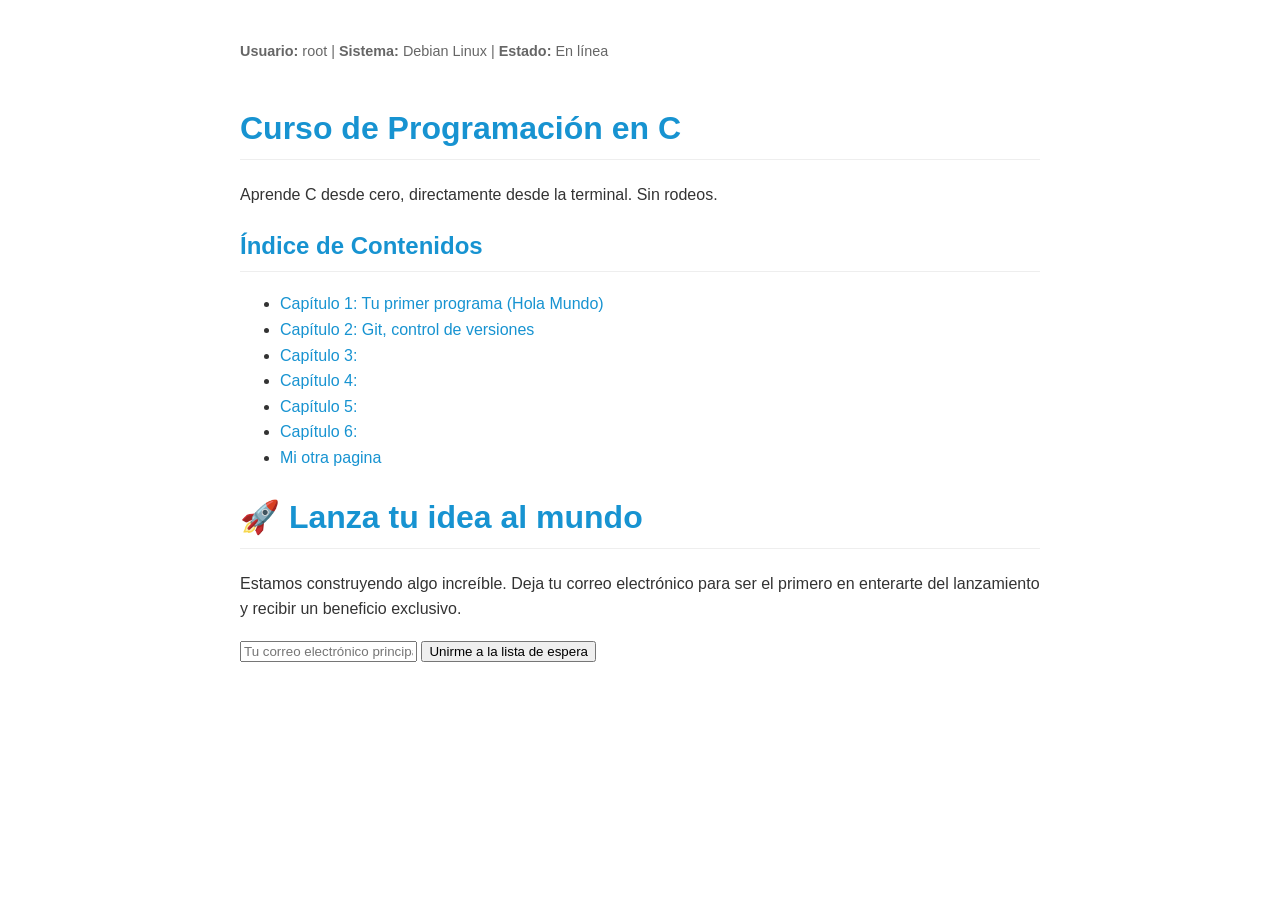
<file: index.html>
<!DOCTYPE html>
<html lang="es">
<head>
    <meta charset="UTF-8">
    <meta name="viewport" content="width=device-width, initial-scale=1.0">
    <title>Curso de C - Estilo Minimalista</title>
    <!-- Enlazamos el CSS que está en la carpeta css -->
    <link rel="stylesheet" href="css/estilo-terminal.css">
</head>
<body>

    <div class="header">
        <p><strong>Usuario:</strong> root | <strong>Sistema:</strong> Debian Linux | <strong>Estado:</strong> En línea</p>
    </div>

    <h1>Curso de Programación en C</h1>
    <p>Aprende C desde cero, directamente desde la terminal. Sin rodeos.</p>

    <h2>Índice de Contenidos</h2>
    <ul>
        <li><a href="tutoriales/01-hm.html">Capítulo 1: Tu primer programa (Hola Mundo)</a></li>
        <li><a href="tutoriales/02-hm.html">Capítulo 2: Git, control de versiones </a></li>
        <li><a href="tutoriales/03-hm.html">Capítulo 3: </a></li>
        <li><a href="tutoriales/04-hm.html">Capítulo 4: </a></li>
        <li><a href="tutoriales/05-hm.html">Capítulo 5: </a></li>
        <li><a href="tutoriales/06-hm.html">Capítulo 6: </a></li>
		<li><a href="https://jlcruzunsj.wixsite.com/inicio">Mi otra pagina</a></li>

    </ul>

	<div class="container">
	    <h1>🚀 Lanza tu idea al mundo</h1>
	    <p>Estamos construyendo algo increíble. Deja tu correo electrónico para ser el primero en enterarte del lanzamiento y recibir un beneficio exclusivo.</p>
    
    <!-- Formulario de captura -->
	    <form action="https://formspree.io/f/mnppzaze" method="POST">
	        <input type="email" name="email" placeholder="Tu correo electrónico principal" required>
	        <button type="submit">Unirme a la lista de espera</button>
	    </form>
	</div>

</body>
</html>
</file>
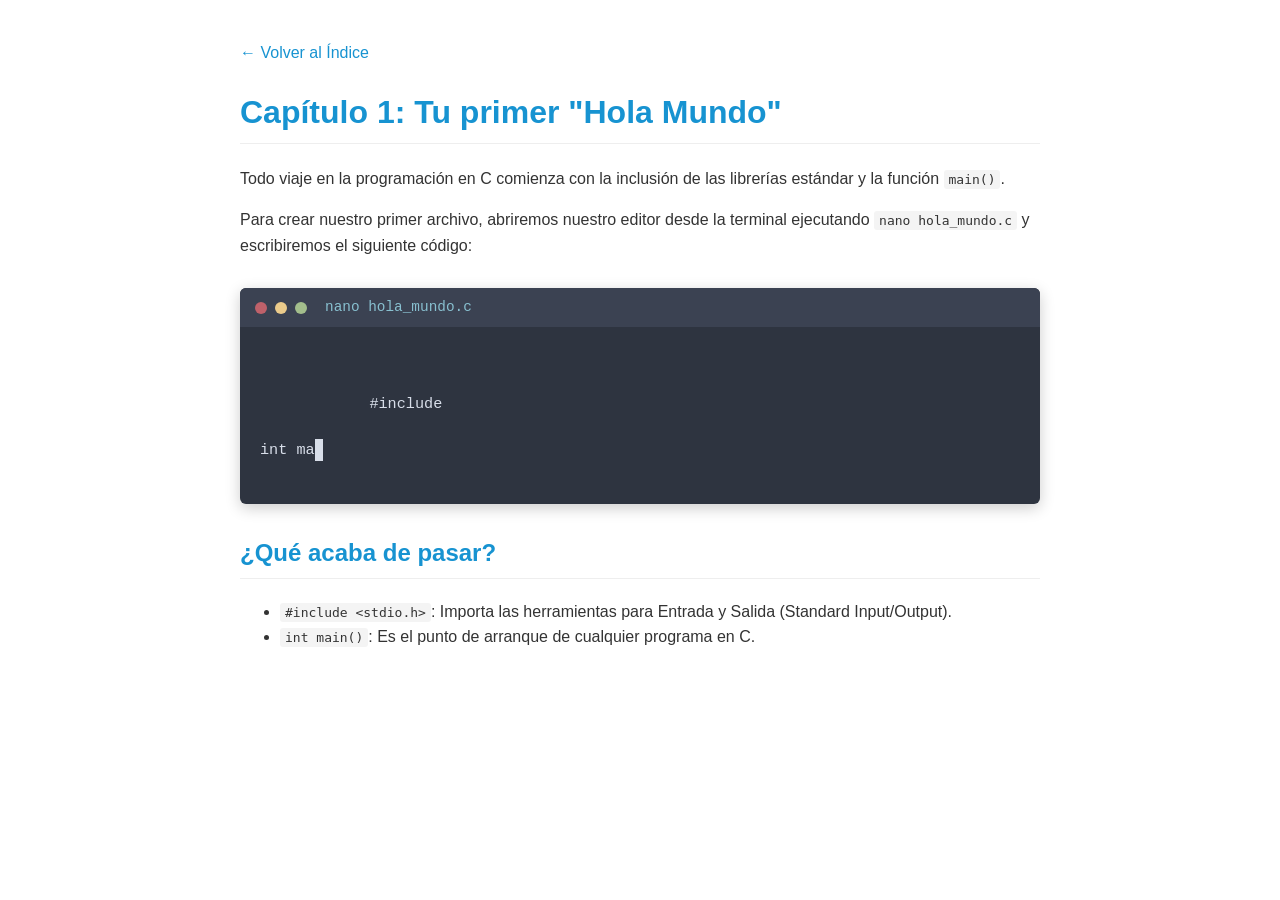
<file: tutoriales/01-hm.html>
<!DOCTYPE html>
<html lang="es">
<head>
    <meta charset="UTF-8">
    <meta name="viewport" content="width=device-width, initial-scale=1.0">
    <title>Capítulo 1 - Hola Mundo | Curso de C</title>
    <!-- Subimos un nivel (../) para encontrar la carpeta css -->
    <link rel="stylesheet" href="../css/estilo-terminal.css">
</head>
<body>

    <p><a href="../index.html">← Volver al Índice</a></p>

    <h1>Capítulo 1: Tu primer "Hola Mundo"</h1>
    <p>Todo viaje en la programación en C comienza con la inclusión de las librerías estándar y la función <code>main()</code>.</p>
    <p>Para crear nuestro primer archivo, abriremos nuestro editor desde la terminal ejecutando <code>nano hola_mundo.c</code> y escribiremos el siguiente código:</p>

    <!-- La ventana de la terminal -->
    <div class="terminal-window">
        <div class="terminal-header">
            <span class="dot red"></span>
            <span class="dot yellow"></span>
            <span class="dot green"></span>
            <span class="terminal-title">nano hola_mundo.c</span>
        </div>
        <div class="terminal-body">
            <!-- El script insertará las letras dentro del span "typing-text" -->
            <span id="typing-text"></span><span class="cursor">|</span>
        </div>
    </div>

    <!-- AQUÍ ESCRIBES TU CÓDIGO NORMALMENTE. 
         Está oculto (display: none), el usuario no lo ve directamente, 
         pero el JavaScript lo lee de aquí para hacer el efecto. -->
    <pre id="codigo-oculto" style="display: none;">
#include <stdio.h>

int main() {
    printf("¡Hola, terminal Linux desde C!\n");
    return 0;
}
    </pre>

    <h2>¿Qué acaba de pasar?</h2>
    <ul>
        <li><code>#include &lt;stdio.h&gt;</code>: Importa las herramientas para Entrada y Salida (Standard Input/Output).</li>
        <li><code>int main()</code>: Es el punto de arranque de cualquier programa en C.</li>
    </ul>

    <!-- Subimos un nivel (../) para encontrar la carpeta js -->
    <script src="../js/maquina-escribir.js"></script>

</body>
</html>
</file>
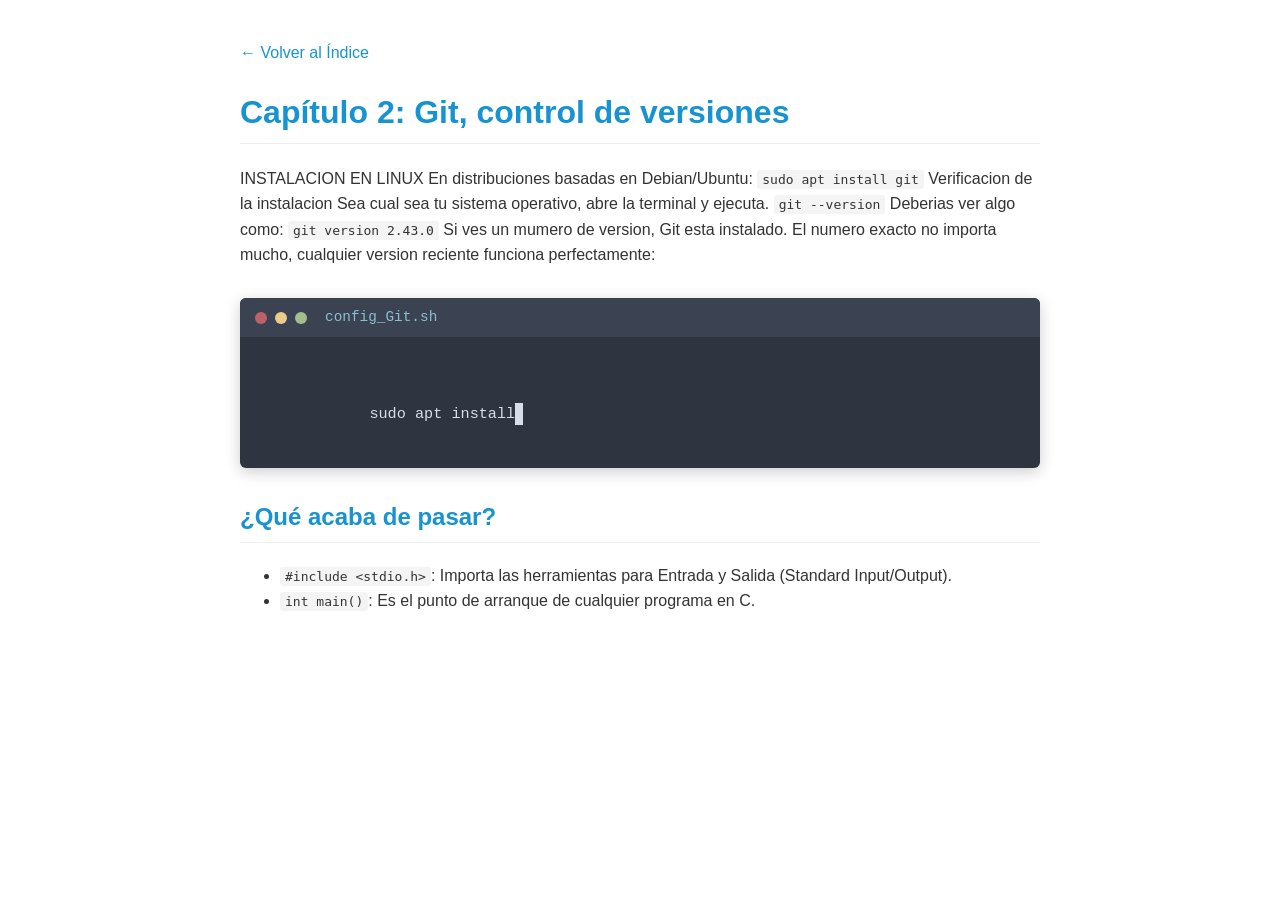
<file: tutoriales/02-hm.html>
<!DOCTYPE html>
<html lang="es">
<head>
    <meta charset="UTF-8">
    <meta name="viewport" content="width=device-width, initial-scale=1.0">
    <title>Capítulo 2: Control de versiones con Git | Curso de C</title>
    <!-- Subimos un nivel (../) para encontrar la carpeta css -->
    <link rel="stylesheet" href="../css/estilo-terminal.css">
</head>
<body>

    <p><a href="../index.html">← Volver al Índice</a></p>

    <h1>Capítulo 2: Git, control de versiones</h1>
    <p>INSTALACION EN LINUX

En distribuciones basadas en Debian/Ubuntu:

<code>sudo apt install git</code>

Verificacion de la instalacion
Sea cual sea tu sistema operativo, abre la terminal y ejecuta.

<code>git --version</code>

Deberias ver algo como:

<code>git version 2.43.0</code>

Si ves un mumero de version, Git esta instalado. El numero exacto no importa mucho, cualquier version reciente funciona perfectamente:</p>

    <!-- La ventana de la terminal -->
    <div class="terminal-window">
        <div class="terminal-header">
            <span class="dot red"></span>
            <span class="dot yellow"></span>
            <span class="dot green"></span>
            <span class="terminal-title">config_Git.sh</span>
        </div>
        <div class="terminal-body">
            <!-- El script insertará las letras dentro del span "typing-text" -->
            <span id="typing-text"></span><span class="cursor">|</span>
        </div>
    </div>

    <!-- AQUÍ ESCRIBES TU CÓDIGO NORMALMENTE. 
         Está oculto (display: none), el usuario no lo ve directamente, 
         pero el JavaScript lo lee de aquí para hacer el efecto. -->
    <pre id="codigo-oculto" style="display: none;">sudo apt install git
git --version
git version 2.43.0
git config --global user.name "Linus Torvals"
git config --global user.email "linus@mail.net"
    </pre>

    <h2>¿Qué acaba de pasar?</h2>
    <ul>
        <li><code>#include &lt;stdio.h&gt;</code>: Importa las herramientas para Entrada y Salida (Standard Input/Output).</li>
        <li><code>int main()</code>: Es el punto de arranque de cualquier programa en C.</li>
    </ul>

    <!-- Subimos un nivel (../) para encontrar la carpeta js -->
    <script src="../js/maquina-escribir.js"></script>

</body>
</html>
</file>
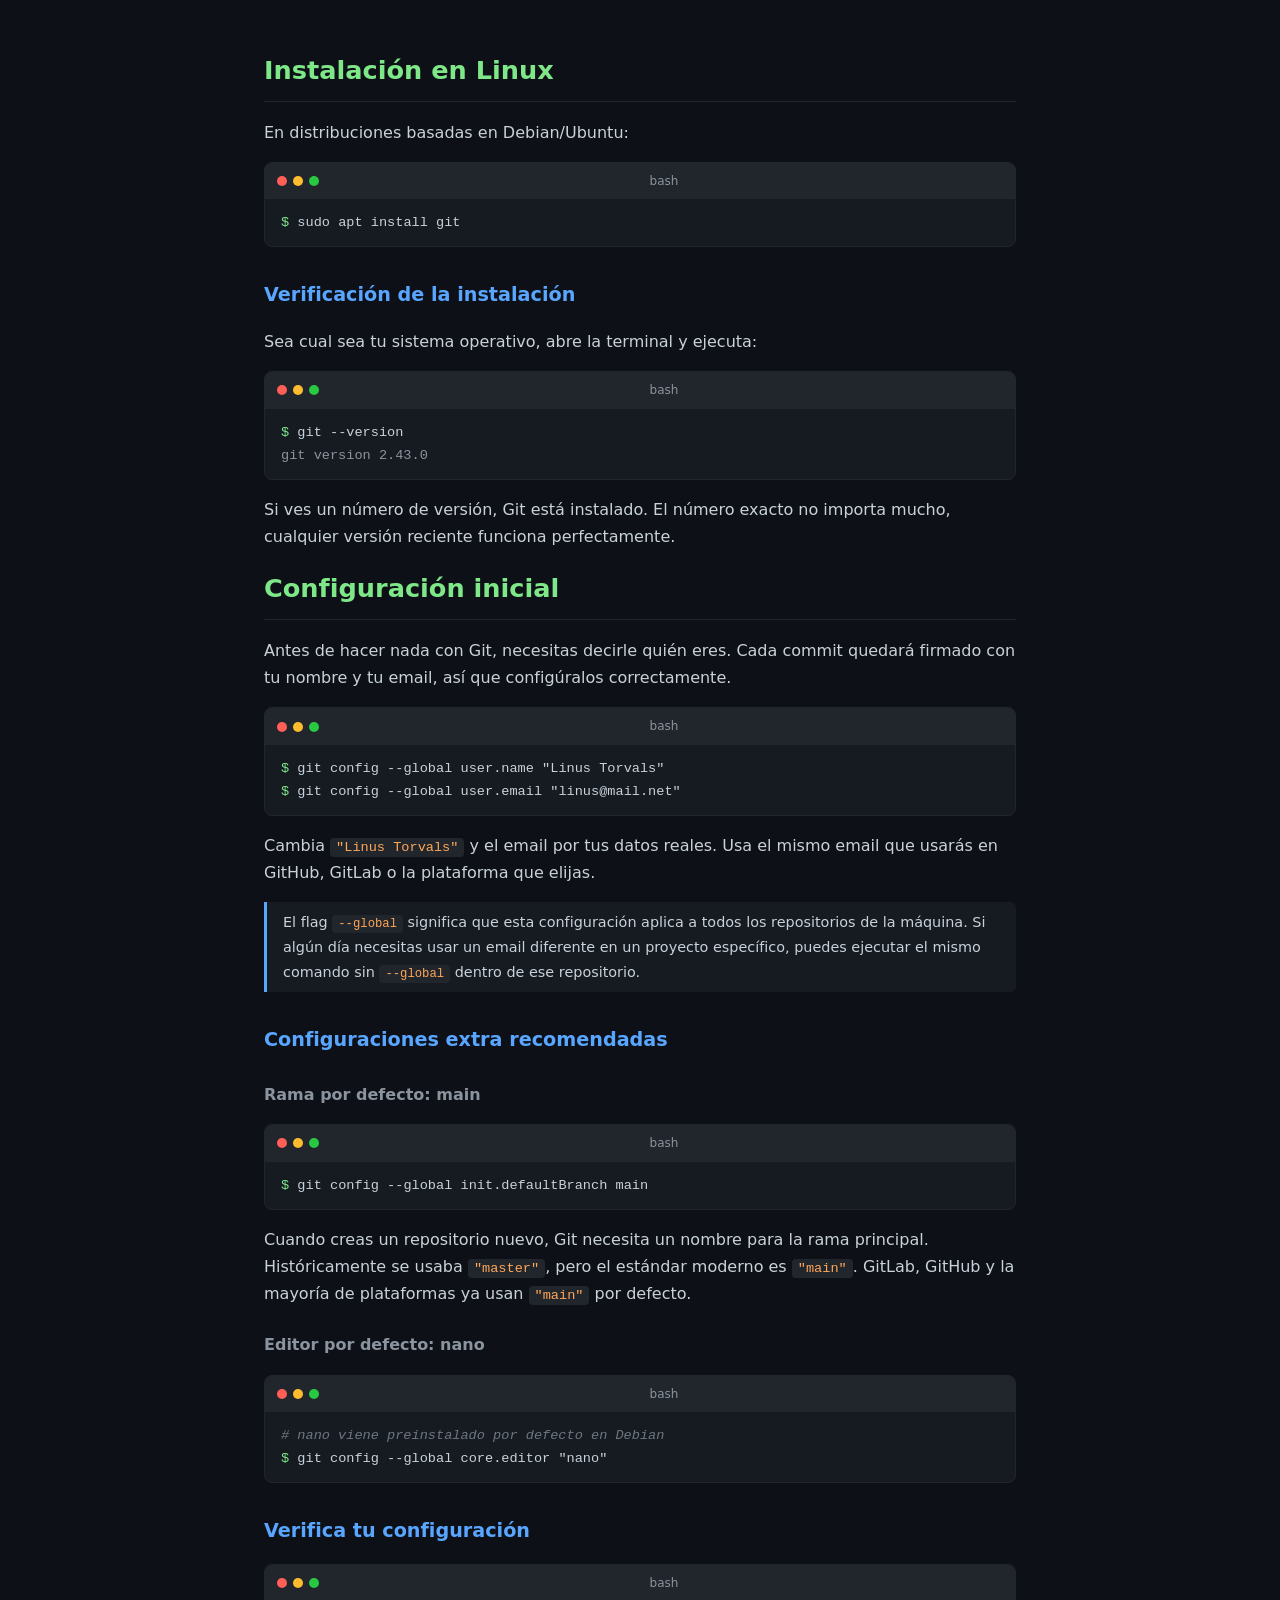
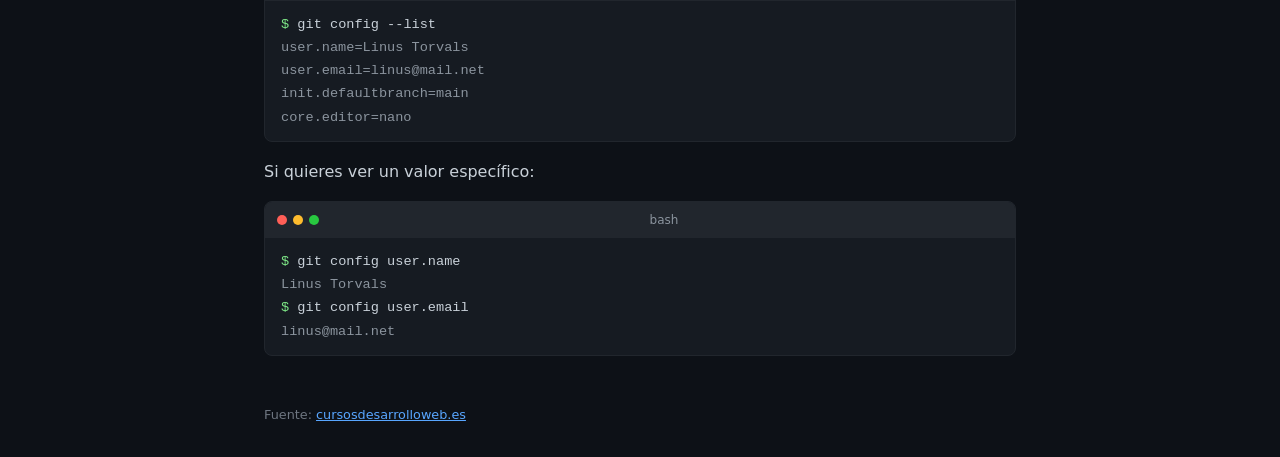
<file: tutoriales/05-hm.html>
<!DOCTYPE html>
<html lang="es">
<head>
  <meta charset="UTF-8">
  <meta name="viewport" content="width=device-width, initial-scale=1.0">
  <title>Git - Instalación y Configuración</title>
  <style>
    * { box-sizing: border-box; }

    body {
      font-family: system-ui, sans-serif;
      background: #0d1117;
      color: #c9d1d9;
      max-width: 800px;
      margin: 0 auto;
      padding: 2rem 1.5rem;
      line-height: 1.7;
    }

    h1 {
      color: #7ee787;
      font-size: 1.6rem;
      border-bottom: 1px solid #21262d;
      padding-bottom: 0.5rem;
    }

    h2 {
      color: #58a6ff;
      font-size: 1.2rem;
      margin-top: 2rem;
    }

    h3 {
      color: #8b949e;
      font-size: 1rem;
      margin-top: 1.5rem;
    }

    p { margin: 0.8rem 0; }

    /* ── Terminal ─────────────────────────────── */
    .terminal-window {
      background: #161b22;
      border: 1px solid #21262d;
      border-radius: 8px;
      overflow: hidden;
      margin: 1rem 0;
    }

    .terminal-header {
      background: #21262d;
      padding: 8px 12px;
      display: flex;
      align-items: center;
      gap: 6px;
    }

    .dot {
      width: 10px;
      height: 10px;
      border-radius: 50%;
    }
    .dot.red    { background: #ff5f57; }
    .dot.yellow { background: #febc2e; }
    .dot.green  { background: #28c840; }

    .terminal-title {
      margin-left: auto;
      margin-right: auto;
      font-size: 0.75rem;
      color: #8b949e;
    }

    .terminal-body {
      padding: 12px 16px;
      font-family: 'Fira Code', 'Courier New', monospace;
      font-size: 0.85rem;
      overflow-x: auto;
    }

    .prompt { color: #7ee787; }
    .cmd    { color: #c9d1d9; }
    .out    { color: #8b949e; }
    .comment { color: #6e7681; font-style: italic; }

    /* ── Destacados ───────────────────────────── */
    code {
      background: #21262d;
      padding: 2px 6px;
      border-radius: 4px;
      font-family: 'Fira Code', monospace;
      font-size: 0.85em;
      color: #ffa657;
    }

    .nota {
      border-left: 3px solid #58a6ff;
      padding: 0.5rem 1rem;
      margin: 1rem 0;
      background: #161b22;
      border-radius: 0 6px 6px 0;
      font-size: 0.9rem;
    }

    footer {
      margin-top: 3rem;
      font-size: 0.8rem;
      color: #6e7681;
    }

    footer a { color: #58a6ff; }
  </style>
</head>
<body>

  <h1>Instalación en Linux</h1>

  <p>En distribuciones basadas en Debian/Ubuntu:</p>

  <div class="terminal-window">
    <div class="terminal-header">
      <span class="dot red"></span>
      <span class="dot yellow"></span>
      <span class="dot green"></span>
      <span class="terminal-title">bash</span>
    </div>
    <div class="terminal-body">
      <div><span class="prompt">$</span> <span class="cmd">sudo apt install git</span></div>
    </div>
  </div>

  <h2>Verificación de la instalación</h2>

  <p>Sea cual sea tu sistema operativo, abre la terminal y ejecuta:</p>

  <div class="terminal-window">
    <div class="terminal-header">
      <span class="dot red"></span>
      <span class="dot yellow"></span>
      <span class="dot green"></span>
      <span class="terminal-title">bash</span>
    </div>
    <div class="terminal-body">
      <div><span class="prompt">$</span> <span class="cmd">git --version</span></div>
      <div><span class="out">git version 2.43.0</span></div>
    </div>
  </div>

  <p>Si ves un número de versión, Git está instalado. El número exacto no importa mucho, cualquier versión reciente funciona perfectamente.</p>

  <!-- ═══════════════════════════════════════════ -->
  <h1>Configuración inicial</h1>

  <p>Antes de hacer nada con Git, necesitas decirle quién eres. Cada commit quedará firmado con tu nombre y tu email, así que configúralos correctamente.</p>

  <div class="terminal-window">
    <div class="terminal-header">
      <span class="dot red"></span>
      <span class="dot yellow"></span>
      <span class="dot green"></span>
      <span class="terminal-title">bash</span>
    </div>
    <div class="terminal-body">
      <div><span class="prompt">$</span> <span class="cmd">git config --global user.name "Linus Torvals"</span></div>
      <div><span class="prompt">$</span> <span class="cmd">git config --global user.email "linus@mail.net"</span></div>
    </div>
  </div>

  <p>Cambia <code>"Linus Torvals"</code> y el email por tus datos reales. Usa el mismo email que usarás en GitHub, GitLab o la plataforma que elijas.</p>

  <div class="nota">
    El flag <code>--global</code> significa que esta configuración aplica a todos los repositorios de la máquina. Si algún día necesitas usar un email diferente en un proyecto específico, puedes ejecutar el mismo comando sin <code>--global</code> dentro de ese repositorio.
  </div>

  <h2>Configuraciones extra recomendadas</h2>

  <h3>Rama por defecto: main</h3>

  <div class="terminal-window">
    <div class="terminal-header">
      <span class="dot red"></span>
      <span class="dot yellow"></span>
      <span class="dot green"></span>
      <span class="terminal-title">bash</span>
    </div>
    <div class="terminal-body">
      <div><span class="prompt">$</span> <span class="cmd">git config --global init.defaultBranch main</span></div>
    </div>
  </div>

  <p>Cuando creas un repositorio nuevo, Git necesita un nombre para la rama principal. Históricamente se usaba <code>"master"</code>, pero el estándar moderno es <code>"main"</code>. GitLab, GitHub y la mayoría de plataformas ya usan <code>"main"</code> por defecto.</p>

  <h3>Editor por defecto: nano</h3>

  <div class="terminal-window">
    <div class="terminal-header">
      <span class="dot red"></span>
      <span class="dot yellow"></span>
      <span class="dot green"></span>
      <span class="terminal-title">bash</span>
    </div>
    <div class="terminal-body">
      <div><span class="comment"># nano viene preinstalado por defecto en Debian</span></div>
      <div><span class="prompt">$</span> <span class="cmd">git config --global core.editor "nano"</span></div>
    </div>
  </div>

  <h2>Verifica tu configuración</h2>

  <div class="terminal-window">
    <div class="terminal-header">
      <span class="dot red"></span>
      <span class="dot yellow"></span>
      <span class="dot green"></span>
      <span class="terminal-title">bash</span>
    </div>
    <div class="terminal-body">
      <div><span class="prompt">$</span> <span class="cmd">git config --list</span></div>
      <div><span class="out">user.name=Linus Torvals</span></div>
      <div><span class="out">user.email=linus@mail.net</span></div>
      <div><span class="out">init.defaultbranch=main</span></div>
      <div><span class="out">core.editor=nano</span></div>
    </div>
  </div>

  <p>Si quieres ver un valor específico:</p>

  <div class="terminal-window">
    <div class="terminal-header">
      <span class="dot red"></span>
      <span class="dot yellow"></span>
      <span class="dot green"></span>
      <span class="terminal-title">bash</span>
    </div>
    <div class="terminal-body">
      <div><span class="prompt">$</span> <span class="cmd">git config user.name</span></div>
      <div><span class="out">Linus Torvals</span></div>
      <div><span class="prompt">$</span> <span class="cmd">git config user.email</span></div>
      <div><span class="out">linus@mail.net</span></div>
    </div>
  </div>

  <footer>
    Fuente: <a href="https://www.cursosdesarrolloweb.es/curso-desarrollo-web/git">cursosdesarrolloweb.es</a>
  </footer>

</body>
</html>
</file>
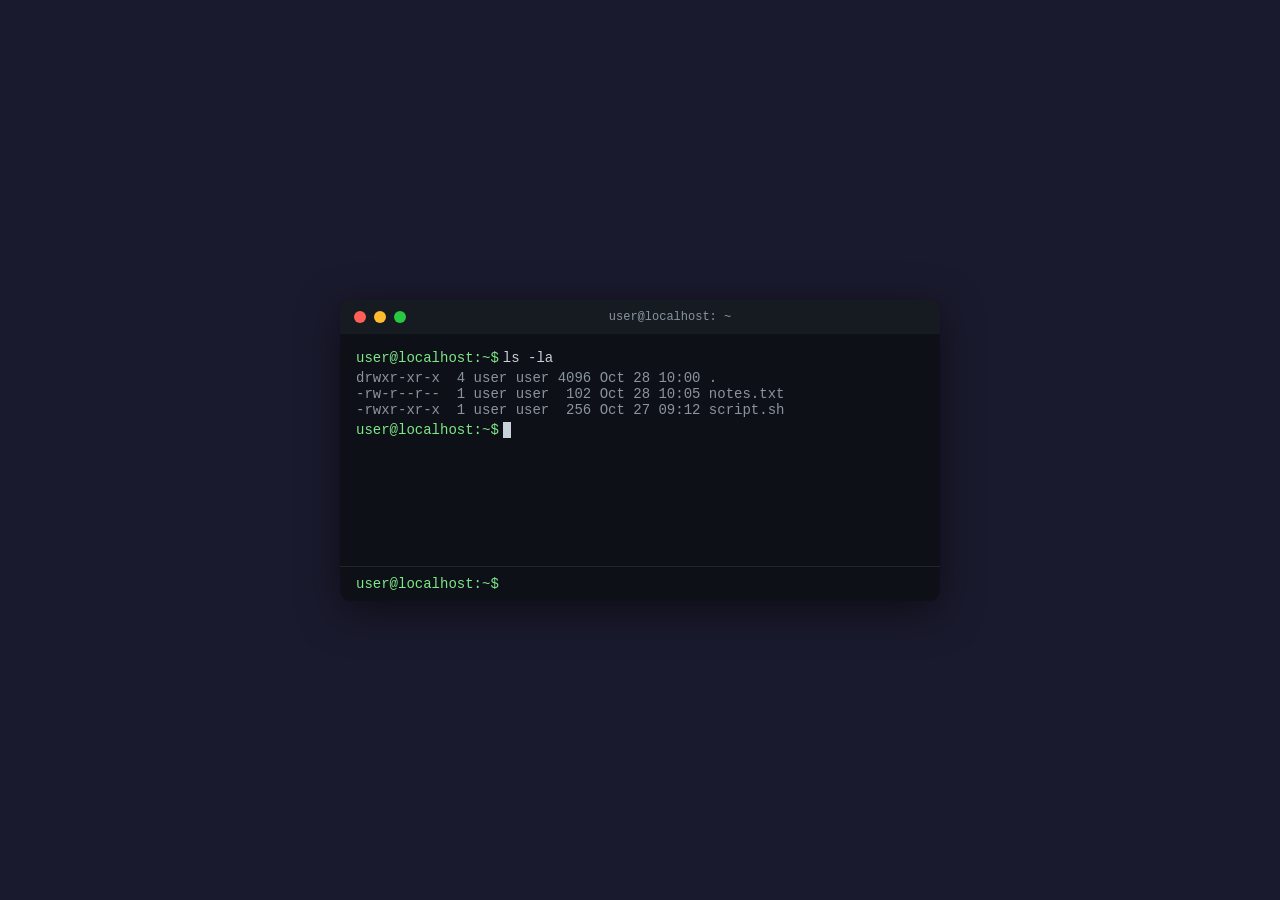
<file: tutoriales/06-hm.html>
<!DOCTYPE html>
<html lang="es">
<head>
  <meta charset="UTF-8">
  <meta name="viewport" content="width=device-width, initial-scale=1.0">
  <title>Terminal</title>
  <style>
    body {
      background: #1a1a2e;
      display: flex;
      justify-content: center;
      align-items: center;
      min-height: 100vh;
      margin: 0;
    }

    .terminal-window {
      width: 600px;
      background: #0d1117;
      border-radius: 10px;
      overflow: hidden;
      box-shadow: 0 10px 40px rgba(0,0,0,0.5);
      font-family: 'Fira Code', 'Courier New', monospace;
      font-size: 14px;
    }

    .terminal-header {
      background: #161b22;
      padding: 10px 14px;
      display: flex;
      align-items: center;
      gap: 8px;
    }

    .terminal-dot {
      width: 12px;
      height: 12px;
      border-radius: 50%;
    }
    .terminal-dot.red    { background: #ff5f57; }
    .terminal-dot.yellow { background: #febc2e; }
    .terminal-dot.green  { background: #28c840; }

    .terminal-title {
      margin-left: auto;
      margin-right: auto;
      color: #8b949e;
      font-size: 12px;
    }

    .terminal-body {
      padding: 16px;
      color: #c9d1d9;
      min-height: 200px;
      max-height: 300px;
      overflow-y: auto;
    }

    .terminal-line {
      display: flex;
      flex-wrap: wrap;
      gap: 4px;
      margin-bottom: 4px;
    }

    .prompt {
      color: #7ee787;
    }

    .command {
      color: #c9d1d9;
    }

    .output {
      color: #8b949e;
      white-space: pre-wrap;
    }

    .cursor {
      display: inline-block;
      width: 8px;
      height: 16px;
      background: #c9d1d9;
      animation: blink 1s step-end infinite;
    }

    @keyframes blink {
      50% { opacity: 0; }
    }

    .terminal-input {
      display: flex;
      align-items: center;
      padding: 8px 16px;
      border-top: 1px solid #21262d;
    }

    .terminal-input input {
      background: transparent;
      border: none;
      outline: none;
      color: #c9d1d9;
      font-family: inherit;
      font-size: inherit;
      width: 100%;
    }
  </style>
</head>
<body>

  <div class="terminal-window">
    <!-- Barra superior con los 3 puntos (estilo macOS) -->
    <div class="terminal-header">
      <span class="terminal-dot red"></span>
      <span class="terminal-dot yellow"></span>
      <span class="terminal-dot green"></span>
      <span class="terminal-title">user@localhost: ~</span>
    </div>

    <!-- Área de contenido (comandos + salida) -->
    <div class="terminal-body" id="terminal-output">
      <div class="terminal-line">
        <span class="prompt">user@localhost:~$</span>
        <span class="command">ls -la</span>
      </div>
      <div class="terminal-line">
        <span class="output">drwxr-xr-x  4 user user 4096 Oct 28 10:00 .
-rw-r--r--  1 user user  102 Oct 28 10:05 notes.txt
-rwxr-xr-x  1 user user  256 Oct 27 09:12 script.sh</span>
      </div>
      <div class="terminal-line">
        <span class="prompt">user@localhost:~$</span>
        <span class="cursor"></span>
      </div>
    </div>

    <!-- Campo de entrada -->
    <div class="terminal-input">
      <span class="prompt">user@localhost:~$</span>
      <input type="text" id="terminal-input" autocomplete="off" autofocus>
    </div>
  </div>

  <script>
    const input = document.getElementById('terminal-input');
    const output = document.getElementById('terminal-output');

    input.addEventListener('keydown', (e) => {
      if (e.key === 'Enter') {
        const cmd = input.value.trim();
        if (!cmd) return;

        // Eliminar el cursor de la última línea
        const cursorLine = output.querySelector('.cursor');
        if (cursorLine) cursorLine.remove();

        // Agregar la línea del comando
        const line = document.createElement('div');
        line.className = 'terminal-line';
        line.innerHTML = `<span class="prompt">user@localhost:~$</span><span class="command">${cmd}</span>`;
        output.appendChild(line);

        // Simular respuesta
        const response = document.createElement('div');
        response.className = 'terminal-line';
        response.innerHTML = `<span class="output">Comando ejecutado: ${cmd}</span>`;
        output.appendChild(response);

        // Nueva línea con cursor
        const newLine = document.createElement('div');
        newLine.className = 'terminal-line';
        newLine.innerHTML = `<span class="prompt">user@localhost:~$</span><span class="cursor"></span>`;
        output.appendChild(newLine);

        input.value = '';
        output.scrollTop = output.scrollHeight;
      }
    });
  </script>

</body>
</html>
</file>
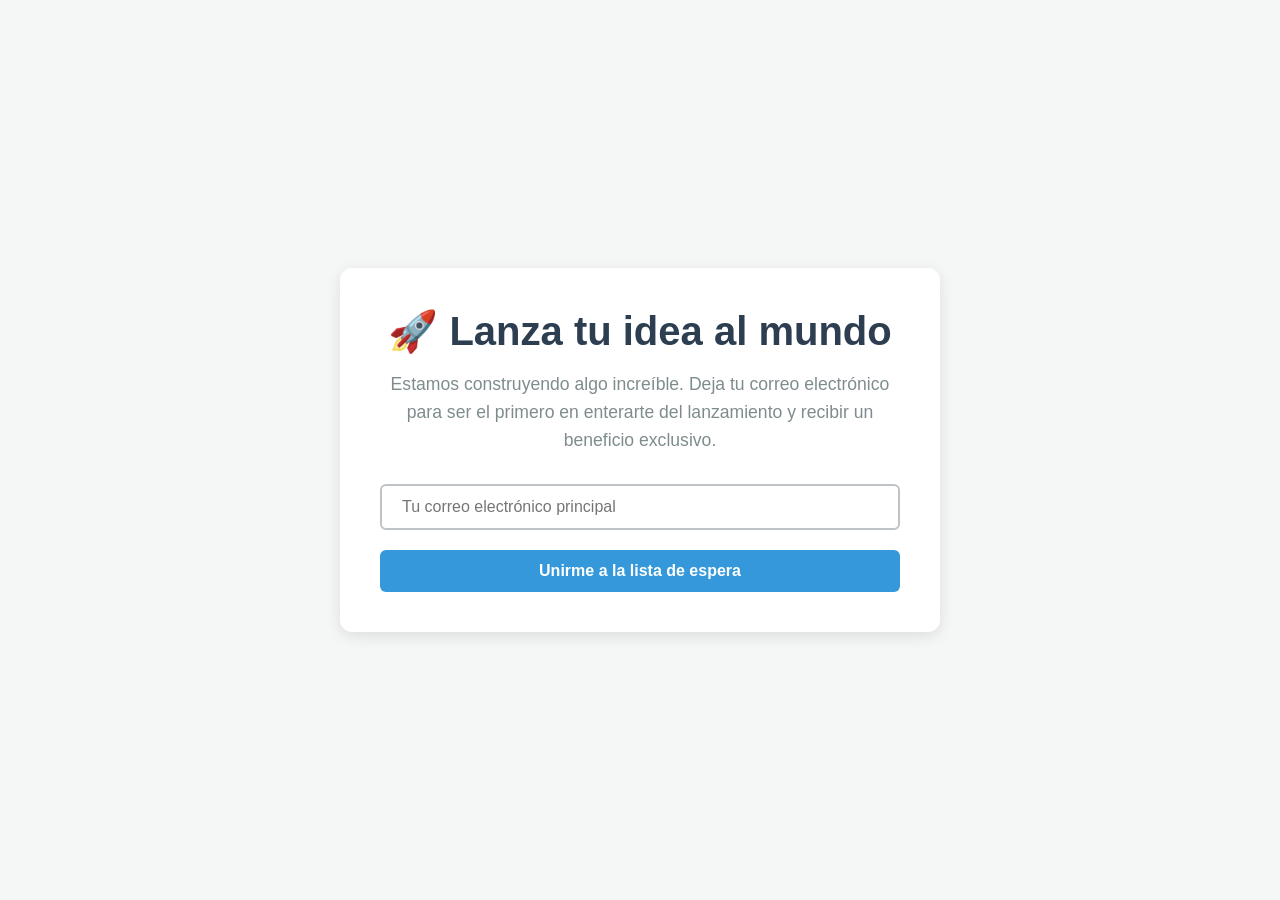
<file: tutoriales/lp.html>
<!DOCTYPE html>
<html lang="es">
<head>
    <meta charset="UTF-8">
    <meta name="viewport" content="width=device-width, initial-scale=1.0">
    <title>Mi Increíble Landing Page</title>
    <style>
        * { box-sizing: border-box; margin: 0; padding: 0; font-family: 'Segoe UI', sans-serif; }
        body { background-color: #f4f7f6; color: #333; display: flex; justify-content: center; align-items: center; min-height: 100vh; padding: 20px; }
        .container { max-width: 600px; background: white; padding: 40px; border-radius: 12px; box-shadow: 0 4px 15px rgba(0,0,0,0.1); text-align: center; }
        h1 { color: #2c3e50; margin-bottom: 15px; font-size: 2.5rem; }
        p { color: #7f8c8d; font-size: 1.1rem; margin-bottom: 30px; line-height: 1.6; }
        input[type="email"] { width: 100%; padding: 12px 20px; margin-bottom: 20px; border: 2px solid #bdc3c7; border-radius: 6px; font-size: 1rem; outline: none; }
        input[type="email"]:focus { border-color: #3498db; }
        button { background-color: #3498db; color: white; border: none; padding: 12px 30px; font-size: 1rem; border-radius: 6px; cursor: pointer; width: 100%; font-weight: bold; transition: background 0.3s; }
        button:hover { background-color: #2980b9; }
    </style>
</head>
<body>

<div class="container">
    <h1>🚀 Lanza tu idea al mundo</h1>
    <p>Estamos construyendo algo increíble. Deja tu correo electrónico para ser el primero en enterarte del lanzamiento y recibir un beneficio exclusivo.</p>
    
    <!-- Formulario de captura -->
    <form action="https://formspree.io/f/mnppzaze" method="POST">
        <input type="email" name="email" placeholder="Tu correo electrónico principal" required>
        <button type="submit">Unirme a la lista de espera</button>
    </form>
</div>

</body>
</html>
</file>
<file: css/estilo-terminal.css>
/* --- Estilos Generales (Tipo Arch Linux) --- */
body {
    font-family: -apple-system, BlinkMacSystemFont, "Segoe UI", Roboto, Helvetica, Arial, sans-serif;
    background-color: #ffffff;
    color: #333333;
    max-width: 800px;
    margin: 40px auto;
    padding: 0 20px;
    line-height: 1.6;
}

h1, h2, h3 {
    color: #1793d1; /* Azul Arch Linux */
    border-bottom: 1px solid #eeeeee;
    padding-bottom: 5px;
}

a { color: #1793d1; text-decoration: none; }
a:hover { text-decoration: underline; }
code { font-family: monospace; background-color: #f4f4f4; padding: 2px 5px; border-radius: 3px; }
.header { margin-bottom: 40px; font-size: 0.9em; color: #666; }

/* --- Estilos de la Terminal --- */
.terminal-window {
    background-color: #2e3440; /* Gris oscuro nórdico */
    color: #d8dee9; /* Texto claro */
    font-family: 'Courier New', Courier, monospace;
    border-radius: 6px;
    box-shadow: 0 4px 15px rgba(0,0,0,0.2);
    overflow: hidden;
    margin: 30px 0;
}

.terminal-header {
    background-color: #3b4252;
    padding: 8px 15px;
    display: flex;
    align-items: center;
}

.dot {
    height: 12px;
    width: 12px;
    border-radius: 50%;
    display: inline-block;
    margin-right: 8px;
}
.red { background-color: #bf616a; }
.yellow { background-color: #ebcb8b; }
.green { background-color: #a3be8c; }

.terminal-title {
    color: #88c0d0;
    font-size: 0.9em;
    margin-left: 10px;
}

.terminal-body {
    padding: 20px;
    line-height: 1.5;
    font-size: 0.95em;
    /* Esto respeta los saltos de línea y espacios del código C */
    white-space: pre-wrap; 
}

.prompt { color: #81a1c1; font-weight: bold; }

.cursor {
    display: inline-block;
    background-color: #d8dee9;
    color: #d8dee9;
    width: 8px;
    animation: blink 1s infinite;
}

@keyframes blink {
    0%, 100% { opacity: 1; }
    50% { opacity: 0; }
}
</file>
